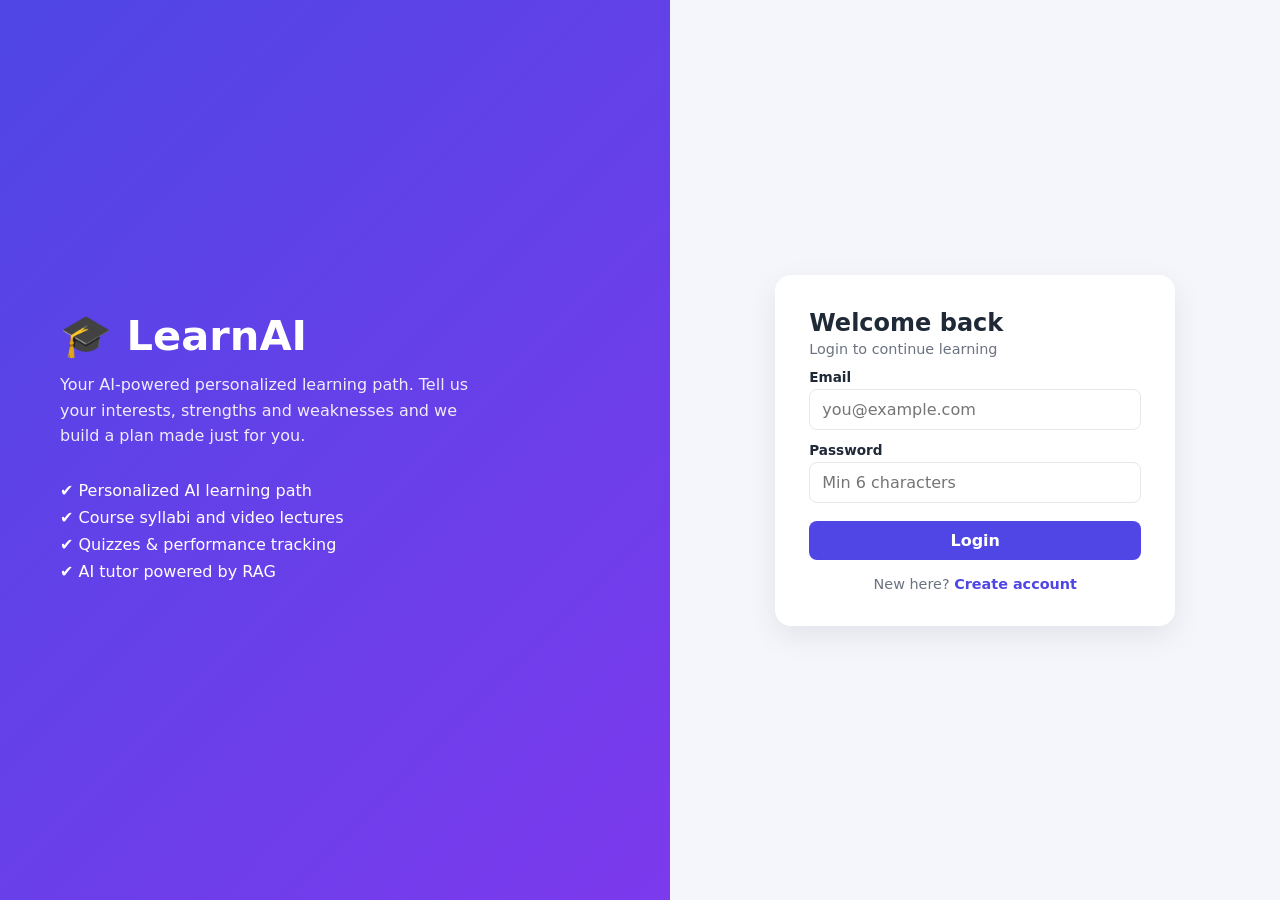
<file: Frontend/index.html>
<!DOCTYPE html>
<html lang="en">
<head>
<meta charset="UTF-8"><meta name="viewport" content="width=device-width,initial-scale=1">
<title>LearnAI - Login</title>
<link rel="stylesheet" href="css/style.css?v=2">
</head>
<body>
<div class="auth-wrap">
  <div class="hero">
    <h1>🎓 LearnAI</h1>
    <p>Your AI-powered personalized learning path. Tell us your interests, strengths and weaknesses and we build a plan made just for you.</p>
    <ul>
      <li>✔ Personalized AI learning path</li>
      <li>✔ Course syllabi and video lectures</li>
      <li>✔ Quizzes &amp; performance tracking</li>
      <li>✔ AI tutor powered by RAG</li>
    </ul>
  </div>
  <div class="auth-box">
    <div class="auth-card">
      <div id="apiNotice" class="msg" style="margin-bottom:12px;background:#fef3c7;color:#92400e;display:none">
        <strong>Backend URL Not Configured</strong><br>
        <small>Set <code>window.LEARNAI_API_URL</code> in <code>js/config.js</code> or <a href="#" id="setApiLink" style="color:var(--primary);font-weight:700">enter your backend URL here</a>.</small>
      </div>
      <h2 id="title">Welcome back</h2>
      <p class="sub" id="sub">Login to continue learning</p>
      <div id="nameWrap" class="hidden"><label>Full name</label><input id="name" placeholder="Your name"></div>
      <label>Email</label><input id="email" type="email" placeholder="you@example.com">
      <label>Password</label><input id="password" type="password" placeholder="Min 6 characters">
      <button class="btn" id="submit">Login</button>
      <div id="msg" class="msg"></div>
      <div class="switch"><span id="swText">New here?</span> <a id="swLink">Create account</a></div>
    </div>
  </div>
</div>
<script src="js/config.js?v=2"></script>
<script src="js/api.js?v=6"></script>
<script src="js/i18n.js?v=4"></script>
<script>
if (getToken()) location.href = "dashboard.html";
let mode = location.hash === "#register" ? "register" : "login";
const $ = id => document.getElementById(id);

function setMode(m) {
  mode = m;
  const reg = m === "register";
  $("nameWrap").classList.toggle("hidden", !reg);
  $("title").textContent = reg ? "Create account" : "Welcome back";
  $("sub").textContent = reg ? "Start your personalized journey" : "Login to continue learning";
  $("submit").textContent = reg ? "Register" : "Login";
  $("swText").textContent = reg ? "Already have an account?" : "New here?";
  $("swLink").textContent = reg ? "Login" : "Create account";
  $("msg").className = "msg";
  if (history.replaceState) {
    history.replaceState(null, "", reg ? "#register" : "#login");
  }
}

if (mode === "register") setMode("register");

window.addEventListener("hashchange", () => {
  if (location.hash === "#register" && mode !== "register") setMode("register");
  if (location.hash === "#login" && mode !== "login") setMode("login");
});

$("swLink").onclick = () => setMode(mode === "login" ? "register" : "login");

// Check for expired session notice
const urlParams = new URLSearchParams(window.location.search);
if (urlParams.get("expired")) {
  $("msg").textContent = "Your session has expired. Please login again.";
  $("msg").className = "msg err";
}

// Check for missing backend in production
if (!getApiUrl() && !isLocalHost()) {
  $("apiNotice").style.display = "block";
  $("setApiLink").onclick = e => {
    e.preventDefault();
    const current = getApiUrl();
    const entered = prompt("Enter your deployed backend URL (e.g. https://my-backend.onrender.com):", current);
    if (entered) {
      setApiUrl(entered);
      $("apiNotice").style.display = "none";
      $("msg").textContent = "Backend URL saved: " + getApiUrl();
      $("msg").className = "msg ok";
    }
  };
}

async function submit() {
  const btn = $("submit"); btn.disabled = true;
  try {
    const email = $("email").value.trim(), password = $("password").value;
    if (!email || !password) throw new Error("Please enter email and password");
    let data;
    if (mode === "register") {
      const name = $("name").value.trim();
      if (name.length < 2) throw new Error("Please enter your name");
      data = await api("/auth/register", "POST", { name, email, password });
    } else {
      data = await api("/auth/login", "POST", { email, password });
    }
    saveSession(data);
    location.href = "dashboard.html";
  } catch (e) {
    $("msg").textContent = e.message; $("msg").className = "msg err";
  } finally { btn.disabled = false; }
}
$("submit").onclick = submit;
document.addEventListener("keydown", e => { if (e.key === "Enter") submit(); });
</script>
</body>
</html>
</file>
<file: Frontend/css/style.css>
:root{--bg:#f4f6fb;--card:#fff;--text:#1f2937;--muted:#6b7280;--primary:#4f46e5;--primary-d:#4338ca;--green:#10b981;--red:#ef4444;--amber:#f59e0b;--border:#e5e7eb}
*{box-sizing:border-box;margin:0;padding:0}
body{font-family:'Segoe UI',system-ui,sans-serif;background:var(--bg);color:var(--text)}
button{font:inherit;cursor:pointer}
input,select,textarea{font:inherit;width:100%;padding:10px 12px;border:1px solid var(--border);border-radius:8px;background:#fff}
input:focus,select:focus,textarea:focus{outline:2px solid #c7d2fe;border-color:var(--primary)}
label{display:block;font-size:.85rem;font-weight:600;margin:12px 0 4px}
.btn{background:var(--primary);color:#fff;border:0;padding:10px 18px;border-radius:8px;font-weight:600}
.btn:hover{background:var(--primary-d)}
.btn.sec{background:#eef2ff;color:var(--primary)}
.btn.sm{padding:6px 12px;font-size:.85rem}
.btn:disabled{opacity:.6;cursor:wait}
.msg{margin-top:12px;font-size:.9rem;padding:8px 12px;border-radius:8px;display:none}
.msg.err{display:block;background:#fee2e2;color:#991b1b}
.msg.ok{display:block;background:#d1fae5;color:#065f46}

/* login */
.auth-wrap{min-height:100vh;display:grid;grid-template-columns:1.1fr 1fr}
.hero{background:linear-gradient(135deg,#4f46e5,#7c3aed);color:#fff;padding:60px;display:flex;flex-direction:column;justify-content:center}
.hero h1{font-size:2.6rem;margin-bottom:12px}
.hero p{opacity:.9;max-width:420px;line-height:1.6}
.hero ul{margin-top:24px;list-style:none}
.hero li{margin:8px 0}
.auth-box{display:flex;align-items:center;justify-content:center;padding:30px}
.auth-card{background:var(--card);padding:34px;border-radius:16px;width:100%;max-width:400px;box-shadow:0 10px 30px rgba(0,0,0,.08)}
.auth-card h2{margin-bottom:4px}
.auth-card .sub{color:var(--muted);margin-bottom:10px;font-size:.9rem}
.auth-card .btn{width:100%;margin-top:18px}
.switch{text-align:center;margin-top:16px;font-size:.9rem;color:var(--muted)}
.switch a{color:var(--primary);cursor:pointer;font-weight:600}
@media(max-width:800px){.auth-wrap{grid-template-columns:1fr}.hero{display:none}}

/* dashboard */
.layout{display:grid;grid-template-columns:240px 1fr;min-height:100vh}
.sidebar{background:#111827;color:#d1d5db;padding:20px 14px;position:sticky;top:0;height:100vh;display:flex;flex-direction:column}
.brand{color:#fff;font-size:1.3rem;font-weight:700;padding:6px 10px 18px}
.nav button{display:block;width:100%;text-align:left;background:none;border:0;color:inherit;padding:11px 12px;border-radius:8px;margin-bottom:2px}
.nav button:hover{background:#1f2937}
.nav button.active{background:var(--primary);color:#fff}
.logout{margin-top:auto;background:#374151;color:#fff;border:0;padding:10px;border-radius:8px}
.main{padding:28px 34px;max-width:1200px}
.topbar{display:flex;justify-content:space-between;align-items:center;margin-bottom:22px}
.topbar h1{font-size:1.6rem}
.grid{display:grid;gap:16px}
.g4{grid-template-columns:repeat(auto-fit,minmax(190px,1fr))}
.g3{grid-template-columns:repeat(auto-fill,minmax(300px,1fr))}
.g2{grid-template-columns:repeat(auto-fit,minmax(340px,1fr))}
.card{background:var(--card);border-radius:14px;padding:20px;box-shadow:0 1px 4px rgba(0,0,0,.06)}
.card h3{margin-bottom:8px}
.stat .num{font-size:2rem;font-weight:700;color:var(--primary)}
.stat .lbl{color:var(--muted);font-size:.9rem}
.tag{display:inline-block;background:#eef2ff;color:var(--primary);padding:2px 9px;border-radius:99px;font-size:.75rem;margin:2px 3px 2px 0}
.tag.lvl{background:#fef3c7;color:#92400e}
.muted{color:var(--muted);font-size:.9rem}
.bar{height:9px;background:#e5e7eb;border-radius:99px;overflow:hidden;margin:8px 0}
.bar>div{height:100%;background:var(--green);border-radius:99px;transition:width .4s}
.progress-hero{position:relative;isolation:isolate;overflow:hidden;min-height:245px;display:flex;align-items:center;justify-content:space-between;gap:32px;padding:32px 42px;border-radius:22px;color:#fff;background:linear-gradient(112deg,#101735 0%,#172554 54%,#263b80 100%);box-shadow:0 18px 38px rgba(25,37,84,.17)}
.progress-hero:after{position:absolute;z-index:-1;content:"";width:360px;height:360px;right:8%;top:-235px;border:1px solid rgba(255,255,255,.09);border-radius:50%;box-shadow:0 0 0 38px rgba(255,255,255,.025),0 0 0 78px rgba(255,255,255,.025)}
.progress-hero-copy{position:relative;z-index:1;max-width:550px}.progress-hero h2{font-size:clamp(1.8rem,3vw,2.55rem);line-height:1.07;letter-spacing:-.045em;margin:16px 0 10px}.progress-hero p{max-width:400px;color:#c6cee5;line-height:1.55;font-size:.94rem}
.progress-eyebrow{display:inline-flex;align-items:center;gap:8px;color:#8ef0cc;font-size:.67rem;font-weight:800;letter-spacing:.15em}
.progress-eyebrow>span{width:7px;height:7px;border-radius:50%;background:#69e5bb;box-shadow:0 0 12px #69e5bb}
.progress-hero-meta{display:flex;align-items:center;gap:22px;flex-wrap:wrap;margin-top:23px;color:#d4dbed;font-size:.78rem}
.progress-hero-link{padding:0;border:0;background:transparent;color:#a5f3d5;font-size:.78rem;font-weight:700}.progress-hero-link:hover{color:#fff}
.progress-ring{position:relative;z-index:1;width:150px;height:150px;flex:0 0 150px;padding:9px;border-radius:50%;background:conic-gradient(#6ee7bd calc(var(--progress)*1%),rgba(255,255,255,.13) 0);display:grid;place-items:center;box-shadow:0 0 0 1px rgba(255,255,255,.12),0 0 44px rgba(110,231,189,.12)}
.progress-ring-center{width:100%;height:100%;border:1px solid rgba(255,255,255,.11);border-radius:50%;background:#18264e;display:flex;flex-direction:column;align-items:center;justify-content:center}
.progress-ring-center strong{font-size:2.35rem;line-height:1;letter-spacing:-.06em}.progress-ring-center strong small{font-size:1.05rem;color:#92efcb}.progress-ring-center>span{margin-top:8px;color:#bec8df;font-size:.57rem;font-weight:800;letter-spacing:.13em;line-height:1.5;text-align:center}
.progress-orbit{position:absolute;z-index:-1;border:1px solid rgba(255,255,255,.08);border-radius:50%;pointer-events:none}.orbit-one{width:280px;height:280px;right:0;top:-45px}.orbit-two{width:220px;height:220px;right:30px;top:-15px}
.progress-summary{display:grid;grid-template-columns:repeat(4,minmax(0,1fr));gap:13px;margin:17px 0 22px}
.progress-summary-card{position:relative;display:flex;align-items:center;gap:13px;min-height:91px;padding:17px 18px;border:1px solid #e9edf4;border-radius:15px;background:linear-gradient(145deg,#fff,#fbfcff);box-shadow:0 4px 14px rgba(24,39,75,.035);transition:transform .2s ease,box-shadow .2s ease}
.progress-summary-card:hover{transform:translateY(-2px);box-shadow:0 10px 22px rgba(24,39,75,.08)}
.summary-icon{width:43px;height:43px;display:grid;place-items:center;flex:0 0 43px;border-radius:14px;font-size:1.2rem;font-weight:700}
.enrolled-icon{background:#eff2ff;color:#5968d9}.active-icon{background:#eafaf4;color:#15966e}.complete-icon{background:#fff6df;color:#c88c13}.waiting-icon{background:#f1f3f6;color:#737e90}
.progress-summary-card div{display:flex;flex-direction:column;gap:4px}.progress-summary-card strong{font-size:1.35rem;line-height:1;color:#1a2541}.progress-summary-card strong small{font-size:.69rem;font-weight:600;color:#8790a2}.progress-summary-card div span{font-size:.74rem;color:#7a8497}
.progress-table-card{background:#fff;border:1px solid #e8ecf3;border-radius:18px;box-shadow:0 6px 22px rgba(27,39,73,.045);overflow:hidden}
.progress-table-heading{display:flex;justify-content:space-between;align-items:center;gap:16px;padding:23px 25px 19px}.progress-table-heading .progress-eyebrow{color:#737e96}
.progress-table-heading .progress-eyebrow>span{display:none}.progress-table-heading h3{margin-top:6px;font-size:1.2rem;letter-spacing:-.02em;color:#1b2540}.progress-table-wrap{overflow-x:auto}
.progress-table-hint{display:inline-flex;align-items:center;gap:8px;color:#8790a1;font-size:.75rem}.progress-table-hint span{font-size:.6rem;color:#19aa78}
.progress-table{width:100%;min-width:740px;border-collapse:collapse}.progress-table th{padding:12px 16px;background:#f7f8fb;color:#8b93a3;font-size:.63rem;text-align:left;letter-spacing:.12em}
.progress-table th:first-child,.progress-table td:first-child{padding-left:25px}.progress-table th:last-child,.progress-table td:last-child{padding-right:25px}
.progress-table td{height:78px;padding:12px 16px;border-bottom:1px solid #eff1f5}.progress-table tbody tr:last-child td{border-bottom:0}.progress-table tbody tr{transition:background .18s}.progress-table tbody tr:hover{background:#fafbff}
.progress-course{display:flex;align-items:center;gap:12px;min-width:215px}.progress-course>div{display:flex;flex-direction:column;gap:4px}.progress-course strong{max-width:245px;overflow:hidden;color:#28334c;font-size:.82rem;text-overflow:ellipsis;white-space:nowrap}.progress-course>div span,.progress-duration{font-size:.72rem;color:#929aab}
.course-mark{width:40px;height:40px;display:grid;place-items:center;flex:0 0 40px;border-radius:13px;font-size:.83rem;font-weight:800}
.mark-0{background:#edf0ff;color:#5968d9}.mark-1{background:#e9f8f2;color:#168c68}.mark-2{background:#fff3e9;color:#d47c37}.mark-3{background:#f5edff;color:#8859be}.mark-4{background:#eaf5fb;color:#3885a5}
.progress-cell{display:flex;align-items:center;gap:10px;min-width:140px}.progress-cell strong{width:34px;color:#36415a;font-size:.73rem;text-align:right}
.progress-track{height:8px;flex:1;min-width:70px;overflow:hidden;border-radius:99px;background:#edf0f5}.progress-track span{display:block;height:100%;border-radius:inherit;transition:width .4s cubic-bezier(.2,.8,.2,1)}
.progress-fill.active{background:linear-gradient(90deg,#6575e8,#9c72ee)}.progress-fill.complete{background:linear-gradient(90deg,#20b887,#74d8ae)}.progress-fill.waiting{background:#cbd2df}
.progress-status{display:inline-flex;align-items:center;gap:7px;padding:6px 9px;border-radius:99px;white-space:nowrap;font-size:.68rem;font-weight:700}
.progress-status i{width:6px;height:6px;border-radius:50%;background:#9ca3af}.progress-status.complete{background:#e9f8f1;color:#14835f}.progress-status.complete i{background:#20b887}.progress-status.active{background:#eff0ff;color:#5866c9}.progress-status.active i{background:#6c7bea}
.progress-status.waiting{background:#f2f3f6;color:#727c8d}.progress-status.waiting i{background:#9ca3af}
.progress-slider{display:inline-block;width:78px!important;height:6px;padding:0!important;border:0!important;border-radius:99px;background:#e7eaf1;accent-color:#6174df;cursor:pointer;vertical-align:middle}
.progress-slider:focus-visible{outline:3px solid #c7d2fe;outline-offset:4px}.update-percent{display:inline-block;width:31px;margin-left:5px;color:#747f93;font-size:.68rem;text-align:right}
.progress-empty{position:relative;min-height:390px;padding:45px 24px;border:1px solid #e7ebf3;border-radius:22px;background:radial-gradient(ellipse at 50% 0,rgba(126,142,248,.15),transparent 53%),#fff;display:flex;flex-direction:column;align-items:center;justify-content:center;text-align:center;overflow:hidden}
.progress-empty:before,.progress-empty:after{position:absolute;content:"";width:230px;height:230px;border:1px solid #eff0fc;border-radius:50%;pointer-events:none}.progress-empty:before{top:-145px;left:calc(50% - 115px)}.progress-empty:after{top:-120px;left:calc(50% - 115px)}
.progress-empty-icon{width:62px;height:62px;display:grid;place-items:center;border:1px solid #e5e8ff;border-radius:19px;background:#f1f2ff;color:var(--primary);font-size:1.7rem;margin-bottom:18px}
.progress-empty h2{margin-bottom:8px;color:#202a45}.progress-empty p{max-width:420px;color:var(--muted);line-height:1.6;margin-bottom:20px}
.sr-only{position:absolute;width:1px;height:1px;padding:0;margin:-1px;overflow:hidden;clip:rect(0,0,0,0);white-space:nowrap;border:0}
.row{display:flex;gap:10px;align-items:center;flex-wrap:wrap}
.space{justify-content:space-between}
.hidden{display:none!important}
.quiz-q{margin-bottom:18px}
.opt{display:block;padding:10px 12px;border:1px solid var(--border);border-radius:8px;margin:6px 0;cursor:pointer}
.opt:hover{background:#f9fafb}
.opt input{width:auto;margin-right:8px}
.res-ok{border-left:4px solid var(--green);padding-left:12px;margin:10px 0}
.res-bad{border-left:4px solid var(--red);padding-left:12px;margin:10px 0}
table{width:100%;border-collapse:collapse}
th,td{text-align:left;padding:9px;border-bottom:1px solid var(--border);font-size:.92rem}
.week{border-left:4px solid var(--primary);padding:4px 0 4px 16px;margin-bottom:18px}
.week h4{margin-bottom:4px}
.week ul{margin:4px 0 6px 18px}
.chat-box{height:380px;overflow-y:auto;background:#f9fafb;border-radius:10px;padding:14px;margin-bottom:12px}
.bubble{max-width:80%;padding:10px 14px;border-radius:14px;margin:8px 0;white-space:pre-wrap;line-height:1.5}
.bubble.me{background:var(--primary);color:#fff;margin-left:auto}
.bubble.ai{background:#fff;border:1px solid var(--border)}
.avatar{width:70px;height:70px;border-radius:50%;background:var(--primary);color:#fff;font-size:2rem;display:flex;align-items:center;justify-content:center;font-weight:700}
.spinner{display:inline-block;width:16px;height:16px;border:2px solid #c7d2fe;border-top-color:var(--primary);border-radius:50%;animation:sp .7s linear infinite;vertical-align:middle;margin-right:6px}
@keyframes sp{to{transform:rotate(360deg)}}
@media(max-width:760px){.progress-hero{min-height:unset;padding:27px 24px;gap:15px}.progress-ring{width:112px;height:112px;flex-basis:112px}.progress-ring-center strong{font-size:1.8rem}.progress-summary{grid-template-columns:repeat(2,minmax(0,1fr))}.progress-table-heading{align-items:flex-start;flex-direction:column;padding:19px}.progress-table-wrap{overflow:visible}.progress-table{min-width:0}.progress-table thead{position:absolute;width:1px;height:1px;overflow:hidden;clip:rect(0,0,0,0)}.progress-table tbody{display:grid;gap:10px;padding:12px}.progress-table tr{display:grid;grid-template-columns:1fr 1fr;gap:0 14px;padding:9px 13px;border:1px solid #edf0f5;border-radius:13px;background:#fff}.progress-table td,.progress-table th:first-child,.progress-table td:first-child,.progress-table th:last-child,.progress-table td:last-child{height:auto;padding:10px 0;border:0}.progress-table td:first-child{grid-column:1/-1}.progress-table td:before{display:block;margin-bottom:7px;color:#969eae;content:attr(data-label);font-size:.57rem;font-weight:800;letter-spacing:.11em}.progress-course{min-width:0}.progress-course strong{max-width:calc(100vw - 140px)}.progress-cell{min-width:0}.progress-slider{width:calc(100% - 42px)!important;max-width:100px}.progress-table td[data-label="UPDATE"]{grid-column:1/-1}.progress-table td[data-label="UPDATE"]:before{display:inline-block;margin:0 10px 0 0}}
@media(max-width:460px){.progress-hero{align-items:flex-start;padding:23px 19px}.progress-hero h2{font-size:1.8rem}.progress-hero-meta{gap:12px;flex-direction:column;align-items:flex-start;margin-top:17px}.progress-ring{width:88px;height:88px;flex-basis:88px;padding:6px}.progress-ring-center strong{font-size:1.45rem}.progress-ring-center strong small{font-size:.75rem}.progress-ring-center>span{margin-top:4px;font-size:.47rem}.progress-summary-card{min-height:78px;gap:9px;padding:12px}.summary-icon{width:35px;height:35px;flex-basis:35px;border-radius:11px}.progress-summary-card strong{font-size:1.15rem}.progress-summary-card strong small{font-size:.61rem}.progress-summary-card div span{font-size:.67rem}}
@media(prefers-reduced-motion:reduce){.progress-summary-card,.progress-track span{transition:none}}
@media(max-width:800px){.layout{grid-template-columns:1fr}.sidebar{position:static;height:auto}.main{padding:18px}}

/* Reference-inspired student progress dashboard */
.progress-page-heading{display:flex;align-items:center;justify-content:space-between;gap:18px;margin:-2px 0 20px}
.progress-kicker{color:#5368d7;font-size:.66rem;font-weight:800;letter-spacing:.14em}
.progress-page-heading h2{margin:5px 0 4px;color:#182a58;font-size:1.8rem;letter-spacing:-.04em}
.progress-page-heading p{color:#64728e;font-size:.87rem}
.progress-add-course{padding:10px 15px;border:1px solid #dce3f5;border-radius:10px;background:#fff;color:#33456f;font-size:.78rem;font-weight:700;box-shadow:0 3px 10px rgba(35,55,100,.05)}
.progress-add-course:hover{border-color:#879bf1;color:#435ad2}.progress-add-course span{margin-right:5px;color:#596fe0;font-size:1rem}
.progress-summary{grid-template-columns:repeat(4,minmax(0,1fr));gap:14px;margin:0 0 20px}
.progress-summary-card{min-height:104px;gap:14px;padding:17px;border:0;border-radius:15px;color:#fff;box-shadow:0 7px 16px rgba(39,61,105,.12)}
.progress-summary-card:hover{transform:translateY(-3px);box-shadow:0 12px 22px rgba(39,61,105,.18)}
.progress-summary-card .summary-icon{width:45px;height:45px;flex-basis:45px;border:1px solid rgba(255,255,255,.25);border-radius:12px;background:rgba(255,255,255,.18);color:#fff;font-size:1.35rem;box-shadow:0 4px 10px rgba(0,0,0,.1)}
.progress-summary-card div{gap:3px}.progress-summary-card div>span{color:rgba(255,255,255,.94);font-size:.76rem}.progress-summary-card strong{color:#fff;font-size:1.55rem;line-height:1.05}.progress-summary-card strong small{display:none}
.progress-summary-card div>small{color:rgba(255,255,255,.82);font-size:.66rem}
.enrolled-tile{background:linear-gradient(125deg,#3277f6,#5369ee)}.complete-tile{background:linear-gradient(125deg,#13ad78,#43c99a)}
.average-tile{background:linear-gradient(125deg,#f4a41c,#ffc34d)}.quiz-tile{background:linear-gradient(125deg,#9257e8,#b16cf3)}
.progress-table-card{border:1px solid #e2e8f3;border-radius:16px;box-shadow:0 9px 28px rgba(38,55,92,.075)}
.progress-table-heading{padding:20px 21px 17px}.progress-table-heading h3{margin:0;color:#1d2d55;font-size:1.05rem}
.progress-table-heading p{margin-top:5px;color:#8791a5;font-size:.76rem}
.progress-table-count{padding:6px 10px;border-radius:8px;background:#f1f4fb;color:#74809a;font-size:.69rem}.progress-table-count b{color:#354974}
.progress-table{min-width:850px;table-layout:auto}
.progress-table th{padding:13px 12px;background:#f2f5fc;color:#53627f;font-size:.64rem;letter-spacing:.045em}
.progress-table th:first-child,.progress-table td:first-child{padding-left:20px}
.progress-table td{height:63px;padding:9px 12px;border-bottom:1px solid #e9edf5}
.progress-table tbody tr:hover{background:#f7f9ff}
.progress-index{width:36px;color:#52617c;font-size:.75rem!important}
.progress-course{min-width:165px;gap:10px}
.progress-course strong{max-width:200px;color:#25375f;font-size:.75rem}
.course-mark{width:34px;height:34px;flex-basis:34px;border-radius:10px;font-size:.78rem}
.progress-category{display:inline-block;padding:5px 9px;border-radius:99px;font-size:.64rem;font-weight:700;white-space:nowrap}
.category-0{background:#e6f0ff;color:#316bd4}.category-1{background:#e3f7ef;color:#128458}.category-2{background:#fff2da;color:#b47705}
.category-3{background:#f0e8ff;color:#7846be}.category-4{background:#e0f4f5;color:#187d85}.category-5{background:#ffe8ef;color:#c24a6b}
.progress-cell{min-width:120px;gap:8px}.progress-cell strong{width:32px;color:#3c4a68;font-size:.66rem}
.progress-track{height:9px;min-width:68px;background:#dfe5f1}.progress-fill.active{background:linear-gradient(90deg,#3288f5,#37b0eb)}
.progress-fill.complete{background:linear-gradient(90deg,#18b878,#36c991)}.progress-fill.waiting{background:#f07882}
.progress-status{padding:5px 9px;font-size:.62rem}
.progress-status.complete{background:#ddf6e9;color:#168152}.progress-status.active{background:#deefff;color:#236bc2}
.progress-status.waiting{background:#ffeaec;color:#c94550}
.progress-duration{font-size:.7rem;white-space:nowrap}
.progress-action{padding:7px 10px;border:0;border-radius:8px;background:linear-gradient(120deg,#397af3,#4c61ed);color:white;font-size:.66rem;font-weight:700;box-shadow:0 3px 8px rgba(63,103,223,.18);white-space:nowrap}
.progress-action:hover{filter:brightness(1.07);transform:translateY(-1px)}.progress-action span{margin-right:3px}
.progress-table-footer{display:flex;justify-content:space-between;align-items:center;gap:12px;padding:12px 20px;border-top:1px solid #edf0f6;color:#8791a3;font-size:.67rem}
.progress-table-footer button{padding:0;border:0;background:none;color:#536bd5;font-size:.68rem;font-weight:700}.progress-table-footer button:hover{color:#344ab8}
.course-syllabus{margin:12px 0;padding:10px 0;border-top:1px solid #edf0f6;border-bottom:1px solid #edf0f6}
.course-syllabus summary{display:flex;align-items:center;justify-content:space-between;gap:8px;color:#4359bd;font-size:.8rem;font-weight:700;cursor:pointer;list-style:none}
.course-syllabus summary::-webkit-details-marker{display:none}
.course-syllabus summary:after{content:"＋";color:#6676d2;font-size:1rem}
.course-syllabus[open] summary:after{content:"−"}
.course-syllabus summary span{margin-left:auto;color:#8b93a3;font-size:.68rem;font-weight:500}
.course-syllabus ol{display:grid;gap:12px;margin:13px 0 2px;padding-left:20px;color:#36415a;font-size:.78rem}
.course-syllabus ol>li{padding-left:3px}.course-syllabus ol>li::marker{color:#596cda;font-weight:700}
.course-syllabus ol strong{font-size:.78rem}.course-syllabus ul{display:grid;gap:4px;margin:6px 0 0;padding-left:17px;color:#727d91;font-size:.73rem}
.course-syllabus ul li::marker{color:#9ba5b8}
@media(max-width:900px){.progress-summary{grid-template-columns:repeat(2,minmax(0,1fr))}}
@media(max-width:760px){
  .progress-page-heading{align-items:flex-start}.progress-page-heading h2{font-size:1.55rem}.progress-add-course{padding:8px 10px;font-size:.69rem}
  .progress-table-wrap{overflow:visible}.progress-table{min-width:0}.progress-table thead{position:absolute;width:1px;height:1px;overflow:hidden;clip:rect(0,0,0,0)}
  .progress-table tbody{display:grid;gap:10px;padding:11px}.progress-table tr{display:grid;grid-template-columns:1fr 1fr;gap:0 14px;padding:7px 13px;border:1px solid #e9edf5;border-radius:12px;background:#fff}
  .progress-table td,.progress-table td:first-child,.progress-table td:last-child{height:auto;padding:9px 0;border:0}.progress-table td:before{display:block;margin-bottom:6px;color:#8e98aa;content:attr(data-label);font-size:.56rem;font-weight:800;letter-spacing:.08em}
  .progress-table td.progress-index{display:none}.progress-table td[data-label="COURSE NAME"]{grid-column:1/-1}.progress-course{min-width:0}.progress-course strong{max-width:calc(100vw - 120px)}
  .progress-table td[data-label="ACTIONS"]{grid-column:1/-1}.progress-table td[data-label="ACTIONS"]:before{display:inline-block;margin:0 12px 0 0}
  .progress-table-footer{align-items:flex-start;flex-direction:column;padding:12px 15px}
}
@media(max-width:460px){.progress-summary{gap:9px}.progress-summary-card{min-height:88px;padding:12px;gap:9px}.progress-summary-card .summary-icon{width:37px;height:37px;flex-basis:37px}.progress-summary-card strong{font-size:1.35rem}.progress-page-heading p{max-width:240px;font-size:.76rem}}

.settings-card h2{margin-bottom:6px}
.settings-row{display:flex;align-items:center;justify-content:space-between;gap:20px;margin-top:20px;padding-top:18px;border-top:1px solid var(--border)}
.settings-row label{margin:0 0 4px}
.settings-row select{width:min(220px,45%);background:var(--card);color:var(--text)}
.settings-status{min-height:1.2em;margin-top:12px;color:var(--muted);font-size:.85rem}
.settings-page{display:grid;gap:16px}
.settings-card{padding:23px}
.settings-heading{display:flex;align-items:center;gap:13px;margin-bottom:20px}
.settings-heading>span{width:42px;height:42px;display:grid;place-items:center;flex:0 0 42px;border-radius:13px;background:#eef2ff;font-size:1.2rem}
.settings-heading h2{font-size:1.08rem}
.settings-heading p{margin-top:4px}
.settings-account{display:grid;grid-template-columns:150px 1fr;gap:24px;align-items:start}
.settings-photo{display:flex;flex-direction:column;align-items:center;gap:10px}
.settings-photo img,.settings-photo>span{width:92px;height:92px;border-radius:50%;object-fit:cover}
.settings-photo>span{display:grid;place-items:center;background:var(--primary);color:#fff;font-size:2rem;font-weight:700}
.settings-photo .btn{white-space:nowrap}
.settings-fields{display:grid;grid-template-columns:repeat(2,minmax(0,1fr));gap:4px 16px}
.setting-field{min-width:0}
.setting-field label{margin-top:8px}
.settings-fields-four{grid-template-columns:repeat(4,minmax(0,1fr))}
.settings-fields-three{grid-template-columns:repeat(3,minmax(0,1fr))}
.settings-actions{margin-top:16px}
.settings-actions .settings-status{margin:0}
.settings-options{display:grid;grid-template-columns:repeat(2,minmax(0,1fr));gap:10px 18px}
.settings-toggle{display:flex;align-items:center;justify-content:space-between;gap:14px;padding:12px 14px;margin:0;border:1px solid var(--border);border-radius:10px;font-size:.9rem}
.settings-toggle input{position:absolute;width:1px;height:1px;opacity:0}
.toggle-control{position:relative;width:38px;height:22px;flex:0 0 38px;border-radius:99px;background:#cbd5e1;transition:background .18s}
.toggle-control:after{position:absolute;top:3px;left:3px;width:16px;height:16px;border-radius:50%;background:#fff;content:"";transition:transform .18s}
.settings-toggle input:checked+.toggle-control{background:var(--primary)}
.settings-toggle input:checked+.toggle-control:after{transform:translateX(16px)}
.settings-toggle input:focus-visible+.toggle-control{outline:3px solid #c7d2fe;outline-offset:2px}
.settings-note{margin-top:12px}
.settings-fields .settings-field-action button{width:100%}
.privacy-copy p{max-width:760px;margin-top:5px}
.settings-danger{border:1px solid #fecaca}
.settings-danger .settings-heading>span{background:#fee2e2}
.settings-danger .row input{flex:1;min-width:200px}
.danger-btn{background:#dc2626}
.danger-btn:hover{background:#b91c1c}
.settings-footer{display:flex;justify-content:space-between;align-items:center;gap:16px}

:root[data-theme="dark"]{color-scheme:dark;--bg:#111827;--card:#1f2937;--text:#f3f4f6;--muted:#a1a1aa;--primary:#818cf8;--primary-d:#6366f1;--green:#34d399;--red:#f87171;--amber:#fbbf24;--border:#374151}
:root[data-theme="dark"] input,:root[data-theme="dark"] select,:root[data-theme="dark"] textarea{background:#111827;color:var(--text)}
:root[data-theme="dark"] .btn.sec{background:#303958;color:#c7d2fe}
:root[data-theme="dark"] .tag{background:#303958;color:#c7d2fe}
:root[data-theme="dark"] .tag.lvl{background:#51401c;color:#fcd34d}
:root[data-theme="dark"] .opt:hover{background:#273449}
:root[data-theme="dark"] .chat-box{background:#111827}
:root[data-theme="dark"] .bubble.ai{background:#273449}
:root[data-theme="dark"] .progress-summary-card,:root[data-theme="dark"] .progress-table-card{background:#1f2937;border-color:#374151}
:root[data-theme="dark"] .progress-summary-card{box-shadow:0 4px 14px rgba(0,0,0,.16)}
:root[data-theme="dark"] .progress-summary-card strong,:root[data-theme="dark"] .progress-table-heading h3,:root[data-theme="dark"] .progress-empty h2{color:#f3f4f6}
:root[data-theme="dark"] .progress-table th{background:#273449;color:#cbd5e1}
:root[data-theme="dark"] .progress-table td{border-color:#374151}
:root[data-theme="dark"] .progress-table tbody tr:hover{background:#273449}
:root[data-theme="dark"] .progress-course strong{color:#e5e7eb}
:root[data-theme="dark"] .progress-track{background:#374151}
:root[data-theme="dark"] .progress-empty{background:radial-gradient(ellipse at 50% 0,rgba(126,142,248,.14),transparent 53%),#1f2937;border-color:#374151}
:root[data-theme="dark"] .progress-empty:before,:root[data-theme="dark"] .progress-empty:after{border-color:#374151}
:root[data-theme="dark"] .progress-action,:root[data-theme="dark"] .progress-table-footer button{color:#a5b4fc}
:root[data-theme="dark"] .progress-table-footer{border-color:#374151}
:root[data-theme="dark"] .progress-status.complete{background:#12392e;color:#6ee7b7}
:root[data-theme="dark"] .progress-status.active{background:#303958;color:#c7d2fe}
:root[data-theme="dark"] .progress-status.waiting{background:#374151;color:#d1d5db}
:root[data-theme="dark"] .progress-status.complete i{background:#34d399}
:root[data-theme="dark"] .progress-status.active i{background:#a5b4fc}
:root[data-theme="dark"] .progress-page-heading h2,:root[data-theme="dark"] .progress-index,:root[data-theme="dark"] .progress-cell strong{color:#e5e7eb}
:root[data-theme="dark"] .progress-page-heading p,:root[data-theme="dark"] .progress-kicker{color:#a5b4fc}
:root[data-theme="dark"] .progress-add-course{background:#273449;border-color:#374151;color:#e5e7eb}
:root[data-theme="dark"] .progress-table-count{background:#273449;color:#cbd5e1}
:root[data-theme="dark"] .progress-table-count b{color:#f3f4f6}
:root[data-theme="dark"] .settings-heading>span{background:#303958}
:root[data-theme="dark"] .settings-danger{border-color:#7f1d1d}
:root[data-theme="dark"] .settings-danger .settings-heading>span{background:#4c2027}
:root[data-theme="dark"] .toggle-control{background:#4b5563}
@media(max-width:760px){.settings-account{grid-template-columns:1fr}.settings-photo{align-items:flex-start}.settings-fields-four,.settings-fields-three{grid-template-columns:repeat(2,minmax(0,1fr))}.settings-options{grid-template-columns:1fr}.settings-footer{align-items:flex-start;flex-direction:column}}
@media(max-width:460px){.settings-card{padding:17px}.settings-fields,.settings-fields-four,.settings-fields-three{grid-template-columns:1fr}.settings-heading{align-items:flex-start}}
</file>
